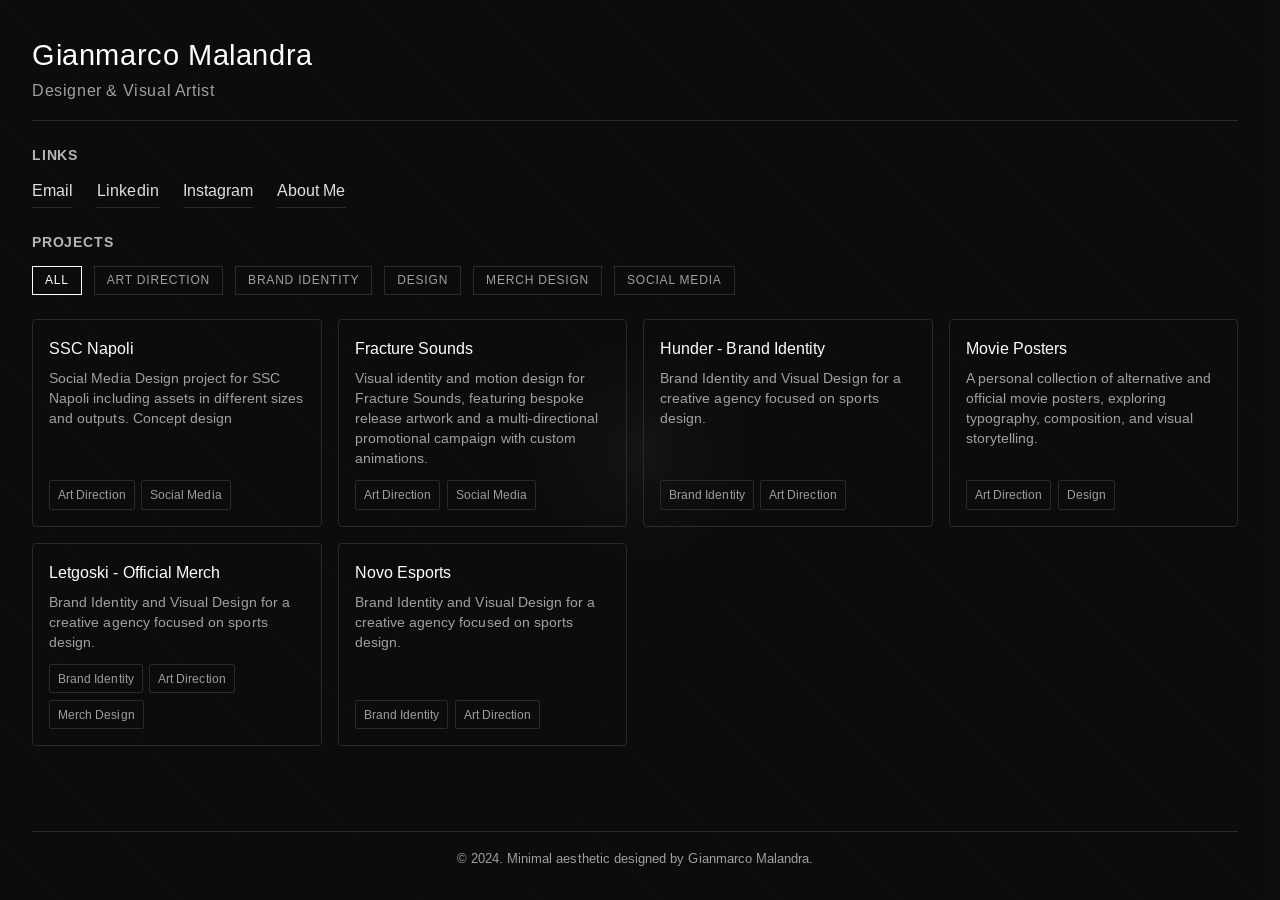
<file: index.html>
<!DOCTYPE html>
<html lang="it">
<head>
    <meta charset="UTF-8">
    <meta name="viewport" content="width=device-width, initial-scale=1.0">
    <title>Portfolio</title>
    <link rel="stylesheet" href="style.css">
    <link href="https://fonts.googleapis.com/css2?family=Arimo:ital,wght@0,400;0,500;0,600;0,700;1,400&display=swap" rel="stylesheet">
</head>
<body>
    <!-- Background Shader Canvas -->
    <canvas id="shaderCanvas"></canvas>
    
    <div class="container">
        <!-- Header -->
        <header class="header">
            <h1 class="name">Gianmarco Malandra</h1>
            <p class="subtitle">Designer & Visual Artist</p>
        </header>

        <!-- Contact -->
        <section class="section">
            <h2 class="section-title">Links</h2>
            <div class="contact-links">
                <a href="gianmarco@virgilio.it" class="link">Email</a>
                <a href="https://www.linkedin.com/in/gianmarco-malandra-a23140161/" class="link" target="_blank">Linkedin</a>
                <a href="https://www.instagram.com/gnmlnd/" class="link" target="_blank">Instagram</a>
                <a href="about.html" class="link">About Me</a>
            </div>
        </section>

        <!-- Projects -->
        <section class="section">
            <h2 class="section-title">Projects</h2>
            
            <!-- Filter Tags -->
            <div class="filter-tags" id="filterTags">
                <!-- Filtri caricati dinamicamente -->
            </div>

            <div class="projects-list" id="projectsList">
                <!-- Progetti caricati dinamicamente da projects-data.js -->
            </div>
        </section>

        <!-- Footer -->
        <footer class="footer">
            <p class="footer-text">© 2024. Minimal aesthetic designed by Gianmarco Malandra.</p>
        </footer>
    </div>

    <script src="shader.js"></script>
    <script src="projects-data.js"></script>
    <script src="script.js"></script>
</body>
</html>
</file>
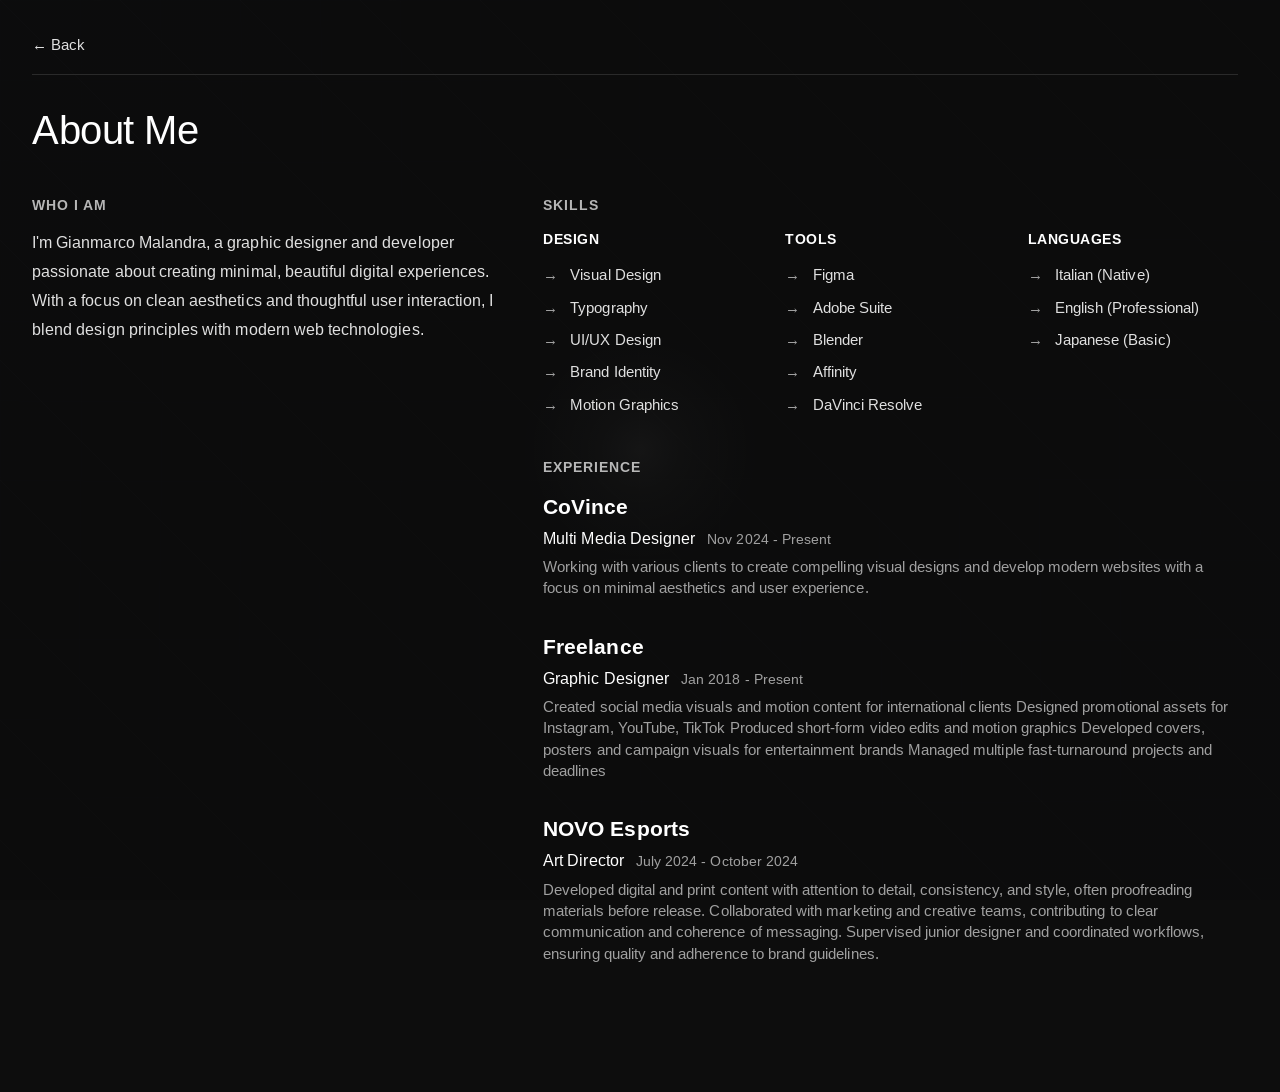
<file: about.html>
<!DOCTYPE html>
<html lang="it">
<head>
    <meta charset="UTF-8">
    <meta name="viewport" content="width=device-width, initial-scale=1.0">
    <title>About Me - Gianmarco Malandra</title>
    <link rel="stylesheet" href="style.css">
    <link href="https://fonts.googleapis.com/css2?family=Arimo:ital,wght@0,400;0,500;0,600;0,700;1,400&display=swap" rel="stylesheet">
</head>
<body>
    <!-- Background Shader Canvas -->
    <canvas id="shaderCanvas"></canvas>
    
    <div class="container">
        <!-- Back Button -->
        <div class="back-button">
            <a href="index.html" class="back-link">← Back</a>
        </div>

        <!-- About Header -->
        <header class="about-header">
            <h1 class="about-title">About Me</h1>
        </header>

        <!-- About Content -->
        <article class="about-content">
            <div class="about-grid">
                <!-- Left Column: Who I Am -->
                <section class="about-section about-left">
                    <h2 class="section-title">Who I Am</h2>
                    <p class="about-text">
                        I'm Gianmarco Malandra, a graphic designer and developer passionate about creating minimal, 
                        beautiful digital experiences. With a focus on clean aesthetics and thoughtful user interaction, 
                        I blend design principles with modern web technologies.
                    </p>
                </section>

                <!-- Right Column: Skills & Experience -->
                <div class="about-right">
                    <section class="about-section">
                        <h2 class="section-title">Skills</h2>
                        <div class="skills-container">
                            <div class="skill-group">
                                <h3 class="skill-category">Design</h3>
                                <ul class="skill-list">
                                    <li>Visual Design</li>
                                    <li>Typography</li>
                                    <li>UI/UX Design</li>
                                    <li>Brand Identity</li>
                                    <li>Motion Graphics</li>
                                </ul>
                            </div>
                            <div class="skill-group">
                                <h3 class="skill-category">Tools</h3>
                                <ul class="skill-list">
                                    <li>Figma</li>
                                    <li>Adobe Suite</li>
                                    <li>Blender</li>
                                    <li>Affinity</li>
                                    <li>DaVinci Resolve</li>
                                </ul>
                            </div>
                            <div class="skill-group">
                                <h3 class="skill-category">Languages</h3>
                                <ul class="skill-list">
                                    <li>Italian (Native)</li>
                                    <li>English (Professional)</li>
                                    <li>Japanese (Basic)</li>
                                </ul>
                            </div>
                        </div>
                    </section>

                    <section class="about-section">
                        <h2 class="section-title">Experience</h2>
                        <div class="experience-item">
                            <h2 class ="exp-company">CoVince</h2>

                            <!-- First Job -->
                            <div class="exp-info">
                                <h3 class="exp-title">Multi Media Designer</h3>
                                <p class="exp-date">Nov 2024 - Present</p>
                            </div>
                            <p class="exp-description">
                                Working with various clients to create compelling visual designs and develop modern websites 
                                with a focus on minimal aesthetics and user experience.
                            </p>
                        </div>

                        <!-- Second Job -->
                        <div class="experience-item">
                            <h2 class ="exp-company">Freelance</h2>
                            <div class="exp-info">
                                <h3 class="exp-title">Graphic Designer</h3>
                                <p class="exp-date">Jan 2018 - Present</p>
                            </div>
                            <p class="exp-description">
                                Created social media visuals and motion content for international clients Designed promotional assets for
                                Instagram, YouTube, TikTok Produced short-form video edits and motion graphics Developed covers,
                                posters and campaign visuals for entertainment brands Managed multiple
                                fast-turnaround projects and deadlines
                            </p>
                        </div>

                        <!-- Third Job -->
                        <div class="experience-item">
                            <h2 class ="exp-company">NOVO Esports</h2>
                            <div class="exp-info">
                                <h3 class="exp-title">Art Director</h3>
                                <p class="exp-date">July 2024 - October 2024</p>
                            </div>
                            <p class="exp-description">
                                Developed digital and print content with attention to detail,
                                consistency, and style, often proofreading materials before release.

                                Collaborated with marketing and creative teams, contributing to clear
                                communication and coherence of messaging.

                                Supervised junior designer and coordinated workflows, ensuring
                                quality and adherence to brand guidelines.
                            </p>
                        </div>
                    </section>
                </div>
            </div>
        </article>

        <!-- Footer -->
        <!-- <footer class="footer">
            <p class="footer-text">© 2026. Made with minimal aesthetic.</p>
        </footer>
    </div> -->

    <script src="shader.js"></script>
</body>
</html>
</file>
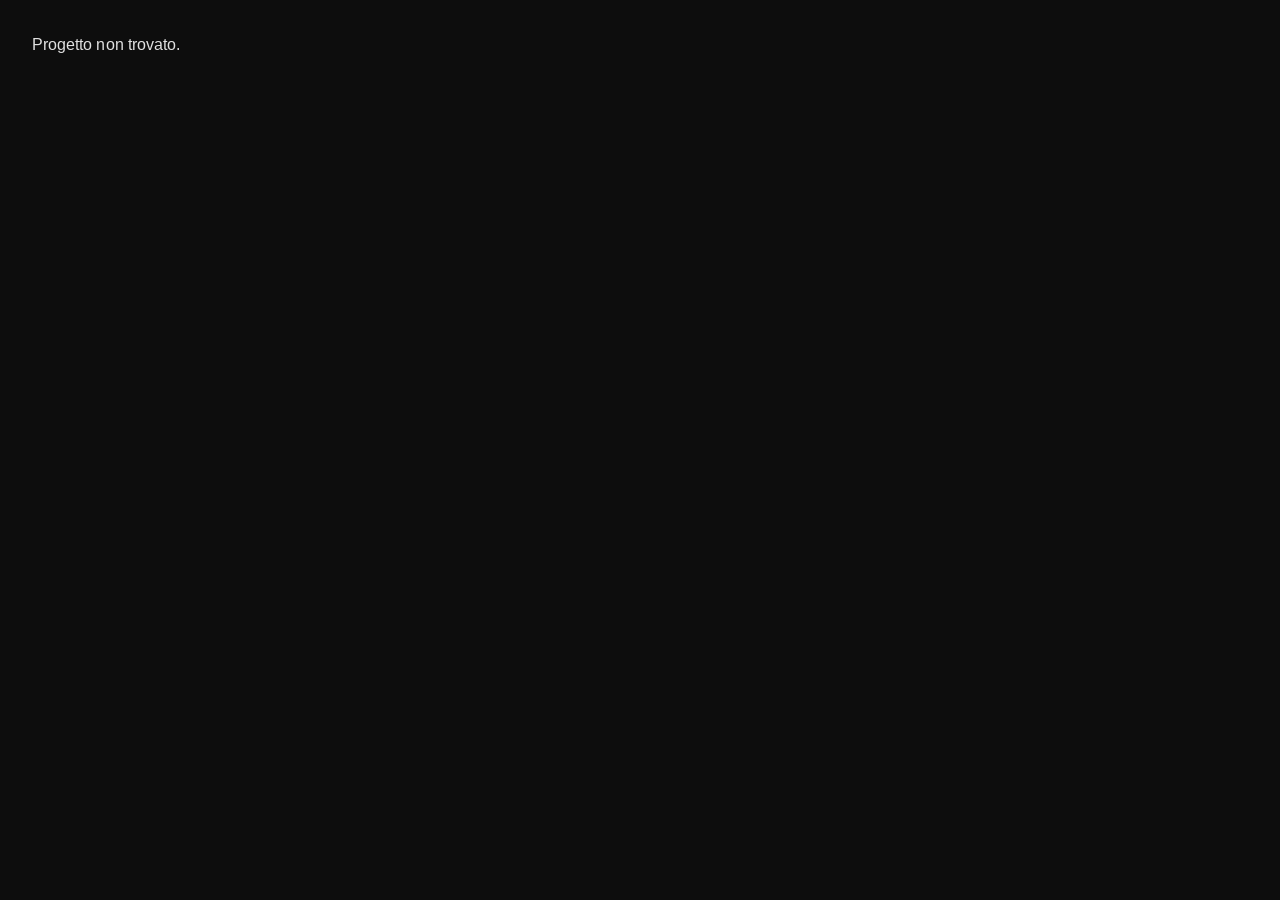
<file: project.html>
<!DOCTYPE html>
<html lang="it">
<head>
    <meta charset="UTF-8">
    <meta name="viewport" content="width=device-width, initial-scale=1.0">
    <title>Progetto</title>
    <script>
        const savedTitle = sessionStorage.getItem('projectTitle');
        if (savedTitle) {
            document.title = savedTitle;
        }
    </script>
    <link rel="stylesheet" href="style.css">
    <link rel="stylesheet" href="project-style.css">
    <link href="https://fonts.googleapis.com/css2?family=Arimo:ital,wght@0,400;0,500;0,600;0,700;1,400&display=swap" rel="stylesheet">
</head>
<body>
    <!-- Background Shader Canvas -->
    <canvas id="shaderCanvas"></canvas>
    
    <div class="container">
        <!-- Back Button -->
        <div class="back-button">
            <a href="index.html" class="back-link">← Back</a>
        </div>

        <!-- Project Header -->
        <header class="project-header">
            <h1 class="project-page-title" id="projectTitle">Titolo Progetto</h1>
            <p class="project-page-date" id="projectDate">2026</p>
        </header>

        <!-- Overview (above all content) -->
        <section class="project-section">
            <h2 class="section-title">Overview</h2>
            <p class="project-full-description" id="projectDescription">
                Descrizione del progetto
            </p>
        </section>

        <!-- Project Gallery -->
        <section class="project-section">
            <h2 class="section-title">Gallery</h2>
            <div class="gallery-grid" id="galleryGrid">
                <!-- Contenuti caricati dinamicamente -->
            </div>
        </section>

        <!-- Project Content -->
        <article class="project-content">
            <!-- Extra text blocks (above Details) -->
            <section class="project-section" id="projectBlocksSection" style="display: none;">
                <h2 class="section-title">More</h2>
                <div class="project-blocks" id="projectBlocks"></div>
            </section>

            <section class="project-section">
                <h2 class="section-title">Details</h2>
                <div class="project-details" id="projectDetails">
                    <!-- Dettagli caricati dinamicamente -->
                </div>
            </section>

            <section class="project-section">
                <h2 class="section-title">Tags</h2>
                <div class="project-tags" id="projectTags">
                    <!-- Tags caricati dinamicamente -->
                </div>
            </section>
        </article>

        <!-- Footer -->
        <footer class="footer">
            <p class="footer-text">© 2026. Made with minimal aesthetic.</p>
        </footer>
    </div>

    <!-- Lightbox Modal -->
    <div id="lightboxModal" class="lightbox-modal">
        <button class="lightbox-close">&times;</button>
        <div class="lightbox-container">
            <img id="lightboxImage" src="" alt="Gallery image" class="lightbox-image">
        </div>
        <button class="lightbox-prev">&#8249;</button>
        <button class="lightbox-next">&#8250;</button>
        <div class="lightbox-counter">
            <span id="lightboxCounter"></span>
        </div>
    </div>

    <script src="shader.js"></script>
    <script src="projects-data.js"></script>
    <script src="project-script.js"></script>
</body>
</html>
</file>
<file: style.css>
/* Reset e Base */
* {
    margin: 0;
    padding: 0;
    box-sizing: border-box;
}

:root {
    --bg-primary: #0d0d0d;
    --bg-secondary: #1a1a1a;
    --text-primary: #e0e0e0;
    --text-secondary: #a0a0a0;
    --accent: #ffffff;
    --border: #2a2a2a;
    --max-width: 720px;
}

html {
    scroll-behavior: smooth;
    scrollbar-gutter: stable;
}

/* Custom Scrollbar - Webkit (Chrome, Safari, Edge) */
::-webkit-scrollbar {
    width: 8px;
}

::-webkit-scrollbar-track {
    background: var(--bg-primary);
    transition: padding-right 0.2s ease;
}


body.lightbox-open {
    overflow: hidden;
}

::-webkit-scrollbar-thumb {
    background: var(--border);
    border-radius: 4px;
}

::-webkit-scrollbar-thumb:hover {
    background: var(--accent);
}

/* Custom Scrollbar - Firefox */
* {
    scrollbar-color: var(--border) var(--bg-primary);
    scrollbar-width: thin;
}

body {
    background-color: var(--bg-primary);
    color: var(--text-primary);
    /* font-family: -apple-system, BlinkMacSystemFont, 'Segoe UI', 'Roboto', 'Oxygen',
        'Ubuntu', 'Cantarell', 'Fira Sans', 'Droid Sans', 'Helvetica Neue',
        sans-serif; */
    font-family: 'Arimo','Fira Sans', 'Droid Sans', 'Helvetica Neue', sans-serif;
    line-height: 1.6;
    font-size: 1rem;
    letter-spacing: 0.05px;
    position: relative;
    overflow-x: hidden;
}

/* Background Shader Canvas */
#shaderCanvas {
    position: fixed;
    top: 0;
    left: 0;
    width: 100%;
    height: 100%;
    pointer-events: none;
    z-index: 0;
    opacity: 0.45;
}

/* Container - Colonna Centrale */
.container {
    max-width: 1400px;
    margin: 0 auto;
    padding: 2rem 2rem;
    display: flex;
    flex-direction: column;
    min-height: 100vh;
    position: relative;
    z-index: 1;
}

/* Header */
.header {
    margin-bottom: 1.5rem;
    padding-bottom: 1rem;
    border-bottom: 1px solid var(--border);
}

.name {
    font-size: 1.8rem;
    font-weight: 400;
    letter-spacing: 0.6px;
    color: var(--accent);
}

.subtitle {
    font-size: 1rem;
    letter-spacing: 0.6px;
    color: var(--text-secondary);
    font-weight: 400;
}

/* Sezioni */
.section {
    margin-bottom: 1.5rem;
    flex-shrink: 0;
}

.section-title {
    font-size: 0.85rem;
    font-weight: 600;
    text-transform: uppercase;
    letter-spacing: 0.8px;
    margin-bottom: 0.75rem;
    color: var(--accent);
    opacity: 0.7;
}

.text {
    color: var(--text-primary);
    line-height: 1.5;
    max-width: 100%;
    font-size: 0.95rem;
}

/* Contact Links */
.contact-links {
    display: flex;
    gap: 1.5rem;
    flex-wrap: wrap;
}

.link {
    color: var(--text-primary);
    text-decoration: none;
    border-bottom: 1px solid var(--border);
    padding-bottom: 0.2rem;
    transition: all 0.3s ease;
}

.link:hover {
    color: var(--accent);
    border-bottom-color: var(--accent);
}

/* Filter Tags */
.filter-tags {
    display: flex;
    gap: 0.75rem;
    margin-bottom: 1.5rem;
    flex-wrap: wrap;
}

.filter-btn {
    padding: 0.4rem 0.75rem;
    background-color: transparent;
    border: 1px solid var(--border);
    color: var(--text-secondary);
    cursor: pointer;
    font-size: 0.75rem;
    text-transform: uppercase;
    letter-spacing: 0.8px;
    transition: all 0.2s ease;
    font-weight: 400;
    font-family: Arial, Helvetica, sans-serif;
}

.filter-btn:hover {
    border-color: var(--accent);
    color: var(--accent);
}

.filter-btn.active {
    border-color: var(--accent);
    color: var(--accent);
    background-color: transparent;
}

/* Projects List */
.projects-list {
    display: grid;
    grid-template-columns: repeat(auto-fit, minmax(280px, 1fr));
    gap: 1rem;
}

.project {
    padding: 1rem;
    border: 1px solid var(--border);
    border-radius: 4px;
    transition: all 0.3s ease;
    display: flex;
    flex-direction: column;
    cursor: pointer;
}

.project:hover {
    border-color: var(--accent);
    background-color: var(--bg-secondary);
}

.project.disabled {
    opacity: 0.4;
    cursor: not-allowed;
    pointer-events: none;
    filter: brightness(0.5);
    border-color: var(--border);
}

.project.disabled:hover {
    border-color: var(--border);
    background-color: transparent;
}

.project-link {
    text-decoration: none;
    color: inherit;
    display: flex;
    flex-direction: column;
    height: 100%;
}

.project-title {
    font-size: 1rem;
    font-weight: 500;
    margin-bottom: 0.4rem;
    color: var(--accent);
    cursor: pointer;
    transition: color 0.3s ease;
}

.project-title:hover {
    color: var(--text-secondary);
}

.project-description {
    color: var(--text-secondary);
    line-height: 1.4;
    margin-bottom: 0.75rem;
    font-size: 0.9rem;
    flex-grow: 1;
}

.project-meta {
    display: flex;
    gap: 0.4rem;
    flex-wrap: wrap;
}

.tag {
    font-size: 0.75rem;
    color: var(--text-secondary);
    border: 1px solid var(--border);
    padding: 0.25rem 0.5rem;
    border-radius: 2px;
    transition: all 0.3s ease;
}

.tag:hover {
    border-color: var(--accent);
    color: var(--accent);
}

/* Footer */
.footer {
    margin-top: auto;
    padding-top: 1rem;
    border-top: 1px solid var(--border);
    text-align: center;
}

.footer-text {
    font-size: 0.8rem;
    color: var(--text-secondary);
}

/* Responsive */
@media (max-width: 768px) {
    .container {
        padding: 1.5rem 1rem;
    }

    .name {
        font-size: 1.5rem;
    }

    .section-title {
        font-size: 0.8rem;
    }

    .projects-list {
        grid-template-columns: 1fr;
    }

    .contact-links {
        gap: 1rem;
        flex-wrap: wrap;
    }

    .about-grid {
        grid-template-columns: 1fr;
        gap: 2rem;
    }

    .about-left {
        position: static;
    }
}

/* About Page */
.back-button {
    margin-bottom: 2rem;
    padding-bottom: 1rem;
    border-bottom: 1px solid var(--border);
}

.back-link {
    color: var(--text-primary);
    text-decoration: none;
    font-size: 0.95rem;
    transition: all 0.3s ease;
    display: inline-block;
}

.back-link:hover {
    color: var(--accent);
    transform: translateX(-4px);
}

.about-header {
    margin-bottom: 2rem;
}

.about-title {
    font-size: 2.5rem;
    font-weight: 400;
    letter-spacing: -0.5px;
    margin-bottom: 0.5rem;
    color: var(--accent);
    line-height: 1.2;
}

.about-content {
    margin-bottom: 4rem;
}

.about-grid {
    display: grid;
    grid-template-columns: 1fr 1.5fr;
    gap: 3rem;
    align-items: flex-start;
}

.about-left {
    position: sticky;
    top: 2rem;
}

.about-right {
    display: flex;
    flex-direction: column;
    gap: 2.5rem;
}

.about-section {
    margin-bottom: 0;
}

.about-section .section-title {
    font-size: 0.85rem;
    font-weight: 700;
    text-transform: uppercase;
    color: var(--accent);
    letter-spacing: 1px;
    margin-bottom: 0.75rem;
}

.about-text {
    color: var(--text-primary);
    line-height: 1.8;
    font-size: 1rem;
}

.skills-container {
    display: grid;
    grid-template-columns: repeat(auto-fit, minmax(200px, 1fr));
    gap: 2rem;
}

.skill-group {
    display: flex;
    flex-direction: column;
    gap: 0.75rem;
}

.skill-category {
    font-size: 0.9rem;
    font-weight: 600;
    color: var(--accent);
    text-transform: uppercase;
    letter-spacing: 0.5px;
}

.skill-list {
    list-style: none;
    display: flex;
    flex-direction: column;
    gap: 0.5rem;
}

.skill-list li {
    color: var(--text-primary);
    font-size: 0.95rem;
    padding-left: 0;
}

.skill-list li::before {
    content: "→ ";
    color: var(--text-secondary);
    margin-right: 0.5rem;
}

.experience-item {
    margin-bottom: 2rem;
}

.exp-title {
    font-size: 1rem;
    font-weight: 500;
    color: var(--accent);
    margin-bottom: 0.25rem;
}

.exp-date {
    font-size: 0.9rem;
    color: var(--text-secondary);
    margin-bottom: 0.75rem;
}

.exp-description {
    color: var(--text-secondary);
    line-height: 1.4;
    margin-top: 5px;
    font-size: 0.95rem;
    font-weight: 400;
}


.exp-title, .exp-date {
  display: inline;
  margin-right: 0.5rem;
}

.exp-company {
    font-size: 1.3rem;
    font-weight: 600;
    color: var(--accent);
    margin-bottom: 0.1rem;
}
</file>
<file: project-style.css>
/* Stili specifici per la pagina di dettaglio del progetto */

.back-button {
    margin-bottom: 2rem;
    padding-bottom: 1rem;
    border-bottom: 1px solid var(--border);
}

.back-link {
    color: var(--text-primary);
    text-decoration: none;
    font-size: 0.95rem;
    transition: all 0.3s ease;
    display: inline-block;
}

.back-link:hover {
    color: var(--accent);
    transform: translateX(-4px);
}

/* Project Header */
.project-header {
    margin-bottom: 2rem;
}

.project-page-title {
    font-size: 2.5rem;
    font-weight: 400;
    letter-spacing: -0.5px;
    margin-bottom: 0.5rem;
    color: var(--accent);
    line-height: 1.2;
}

.project-page-date {
    font-size: 0.95rem;
    color: var(--text-secondary);
}

/* Gallery Grid - Modular Layout */
.gallery-grid {
    display: flex;
    flex-direction: column;
    gap: 0;
    margin-bottom: 2rem;
}

.gallery-section {
    display: grid;
    gap: 1rem;
    margin-bottom: 1rem;
}

.gallery-item {
    overflow: hidden;
    /* border: 1px solid var(--border);
    background-color: var(--bg-secondary); */
    cursor: pointer;
    position: relative;
}

.gallery-item--full {
    grid-column: 1 / -1;
}

.gallery-text--full {
    width: 100%;
}

.gallery-media {
    cursor: default;
    display: flex;
    flex-direction: column;
}

.gallery-caption {
    position: absolute;
    left: 0;
    right: 0;
    bottom: 0;
    padding: 0.9rem 1rem;
    color: var(--text-primary);
    font-size: 0.9rem;
    line-height: 1.6;
    background: linear-gradient(
        to top,
        rgba(13, 13, 13, 0.88),
        rgba(13, 13, 13, 0.65),
        rgba(13, 13, 13, 0)
    );
    opacity: 0;
    transform: translateY(10px);
    transition: opacity 0.2s ease, transform 0.2s ease;
    pointer-events: none;
}

.gallery-item:hover .gallery-caption,
.gallery-item:focus-within .gallery-caption {
    opacity: 1;
    transform: translateY(0);
}

.gallery-text {
    cursor: default;
    padding: 1.25rem;
    display: flex;
    flex-direction: column;
    gap: 0.75rem;
    min-height: 100%;
}

.gallery-text-title {
    margin: 0;
    font-size: 1rem;
    font-weight: 500;
    letter-spacing: 0.5px;
    color: var(--accent);
}

.gallery-text-content {
    color: var(--text-primary);
    line-height: 1.75;
    font-size: 0.98rem;
}

.gallery-text-content p {
    margin: 0;
}

.gallery-text-content p + p {
    margin-top: 0.9rem;
}

.gallery-video {
    width: 100%;
    height: auto;
    display: block;
    background: var(--bg-secondary);
}

/* Min-height per adattarsi ai diversi ratio */
.gallery-section-cols-1 .gallery-item {
    min-height: 0;
}

.gallery-section-cols-2 .gallery-item {
    min-height: 0;
}

.gallery-section-cols-3 .gallery-item {
    height: auto;
}

.gallery-section-cols-4 .gallery-item {
    height: auto;
}

.gallery-image {
    width: 100%;
    height: auto;
    display: block;
    transition: transform 0.3s ease;
}

/* .gallery-item:hover {
    border-color: var(--accent);
} */

.gallery-item:hover .gallery-image {
    transform: scale(1.05);
}

/* Lightbox Modal */
.lightbox-modal {
    position: fixed;
    top: 0;
    left: 0;
    width: 100%;
    height: 100%;
    background: rgba(13, 13, 13, 0.95);
    display: flex;
    align-items: center;
    justify-content: center;
    opacity: 0;
    visibility: hidden;
    transition: opacity 0.3s ease, visibility 0.3s ease;
    z-index: 1000;
}

.lightbox-modal.active {
    opacity: 1;
    visibility: visible;
}

.lightbox-container {
    position: relative;
    width: 90%;
    height: 90%;
    max-width: 1200px;
    max-height: 800px;
    display: flex;
    align-items: center;
    justify-content: center;
}

.lightbox-image {
    max-width: 100%;
    max-height: 100%;
    object-fit: contain;
}

.lightbox-close {
    position: absolute;
    top: 2rem;
    right: 2rem;
    background: none;
    border: none;
    color: var(--accent);
    font-size: 3rem;
    cursor: pointer;
    transition: all 0.2s ease;
    z-index: 1001;
}

/* .lightbox-close:hover {
    text-shadow: 0 0 10px rgba(255, 255, 255, 0.5);
} */

.lightbox-prev,
.lightbox-next {
    position: absolute;
    top: 50%;
    transform: translateY(-50%);
    background: none;
    border: none;
    color: var(--accent);
    font-size: 2.5rem;
    cursor: pointer;
    padding: 1rem;
    transition: all 0.2s ease;
    z-index: 1001;
}

.lightbox-prev {
    left: 1rem;
}

.lightbox-next {
    right: 1rem;
}

.lightbox-prev:hover,
.lightbox-next:hover {
    text-shadow: 0 0 10px rgba(255, 255, 255, 0.5);
    transform: translateY(-50%) scale(1.2);
}

.lightbox-counter {
    position: absolute;
    bottom: 1rem;
    left: 50%;
    transform: translateX(-50%);
    color: var(--text-secondary);
    font-size: 0.9rem;
    background: rgba(13, 13, 13, 0.7);
    padding: 0.5rem 1rem;
    border-radius: 4px;
    z-index: 1001;
}

/* Project Image */
.project-image-container {
    margin-bottom: 2rem;
    border-radius: 4px;
    overflow: hidden;
    border: 1px solid var(--border);
}

.project-image {
    width: 100%;
    height: auto;
    display: block;
    background-color: var(--bg-secondary);
}

/* Project Content */
.project-content {
    margin-bottom: 4rem;
}

.project-section {
    margin-bottom: 2rem;

}

.project-section .section-title {
    font-size: 1rem;
    margin-bottom: 1rem;
}

.project-full-description {
    color: var(--text-primary);
    line-height: 1.8;
    font-size: 1rem;
}

.project-blocks {
    margin-top: 1.5rem;
    display: grid;
    gap: 1.25rem;
}

.project-block {
    padding: 0;
    border: 0;
    background: transparent;
}

.project-block-title {
    margin: 0 0 0.75rem;
    font-size: 1rem;
    font-weight: 500;
    letter-spacing: 0.5px;
    color: var(--accent);
}

.project-block-body {
    color: var(--text-primary);
    line-height: 1.8;
    font-size: 0.98rem;
}

.project-block-body p {
    margin: 0;
}


/* Project Details */
.project-details {
    margin-bottom: 1.5rem;
    margin-top: 1rem;

}

.details-list {
    list-style: none;
    display: grid;
    width: 100%;
    margin: 0;
    padding: 0;
    grid-auto-flow: column;
    grid-template-rows: repeat(2, minmax(0, auto));
    grid-auto-columns: 1fr;
    gap: 1.25rem 1.5rem;
    justify-items: stretch;
    align-items: start;
}

.detail-item {
    display: flex;
    flex-direction: column;
}

.detail-label {
    font-weight: 300;
    font-size: 0.85rem;
    color: var(--accent);
    letter-spacing: 1px;
}

.detail-value {
    color: var(--text-primary);
    font-size: 1rem;
    font-weight: 600;
}

.detail-value a {
    color: var(--text-secondary);
    text-decoration: none;
    border-bottom: 1px solid var(--border);
    transition: all 0.3s ease;
}

.detail-value a:hover {
    color: var(--accent);
    border-bottom-color: var(--accent);
}

.project-tags {
    display: flex;
    gap: 0.75rem;
    flex-wrap: wrap;
}

.project-tags .tag {
    font-size: 0.9rem;
    color: var(--text-primary);
    border: 1px solid var(--border);
    padding: 0.5rem 1rem;
    border-radius: 2px;
    transition: all 0.3s ease;
}

.project-tags .tag:hover {
    border-color: var(--accent);
    color: var(--accent);
    background-color: var(--bg-secondary);
}

/* Responsive */
@media (max-width: 768px) {
    .project-page-title {
        font-size: 2rem;
    }

    .project-section {
        margin-bottom: 1.5rem;
    }

    .project-full-description {
        font-size: 0.95rem;
    }

    .gallery-section-cols-2,
    .gallery-section-cols-3,
    .gallery-section-cols-4 {
        grid-template-columns: 1fr;
    }

    .details-list {
        grid-template-columns: 1fr;
    }

    .lightbox-prev,
    .lightbox-next {
        font-size: 2rem;
        padding: 0.75rem;
    }

    .lightbox-close {
        font-size: 2rem;
    }
}

/* Animazioni */
@keyframes fadeIn {
    from {
        opacity: 0;
        transform: translateY(10px);
    }
    to {
        opacity: 1;
        transform: translateY(0);
    }
}
</file>
